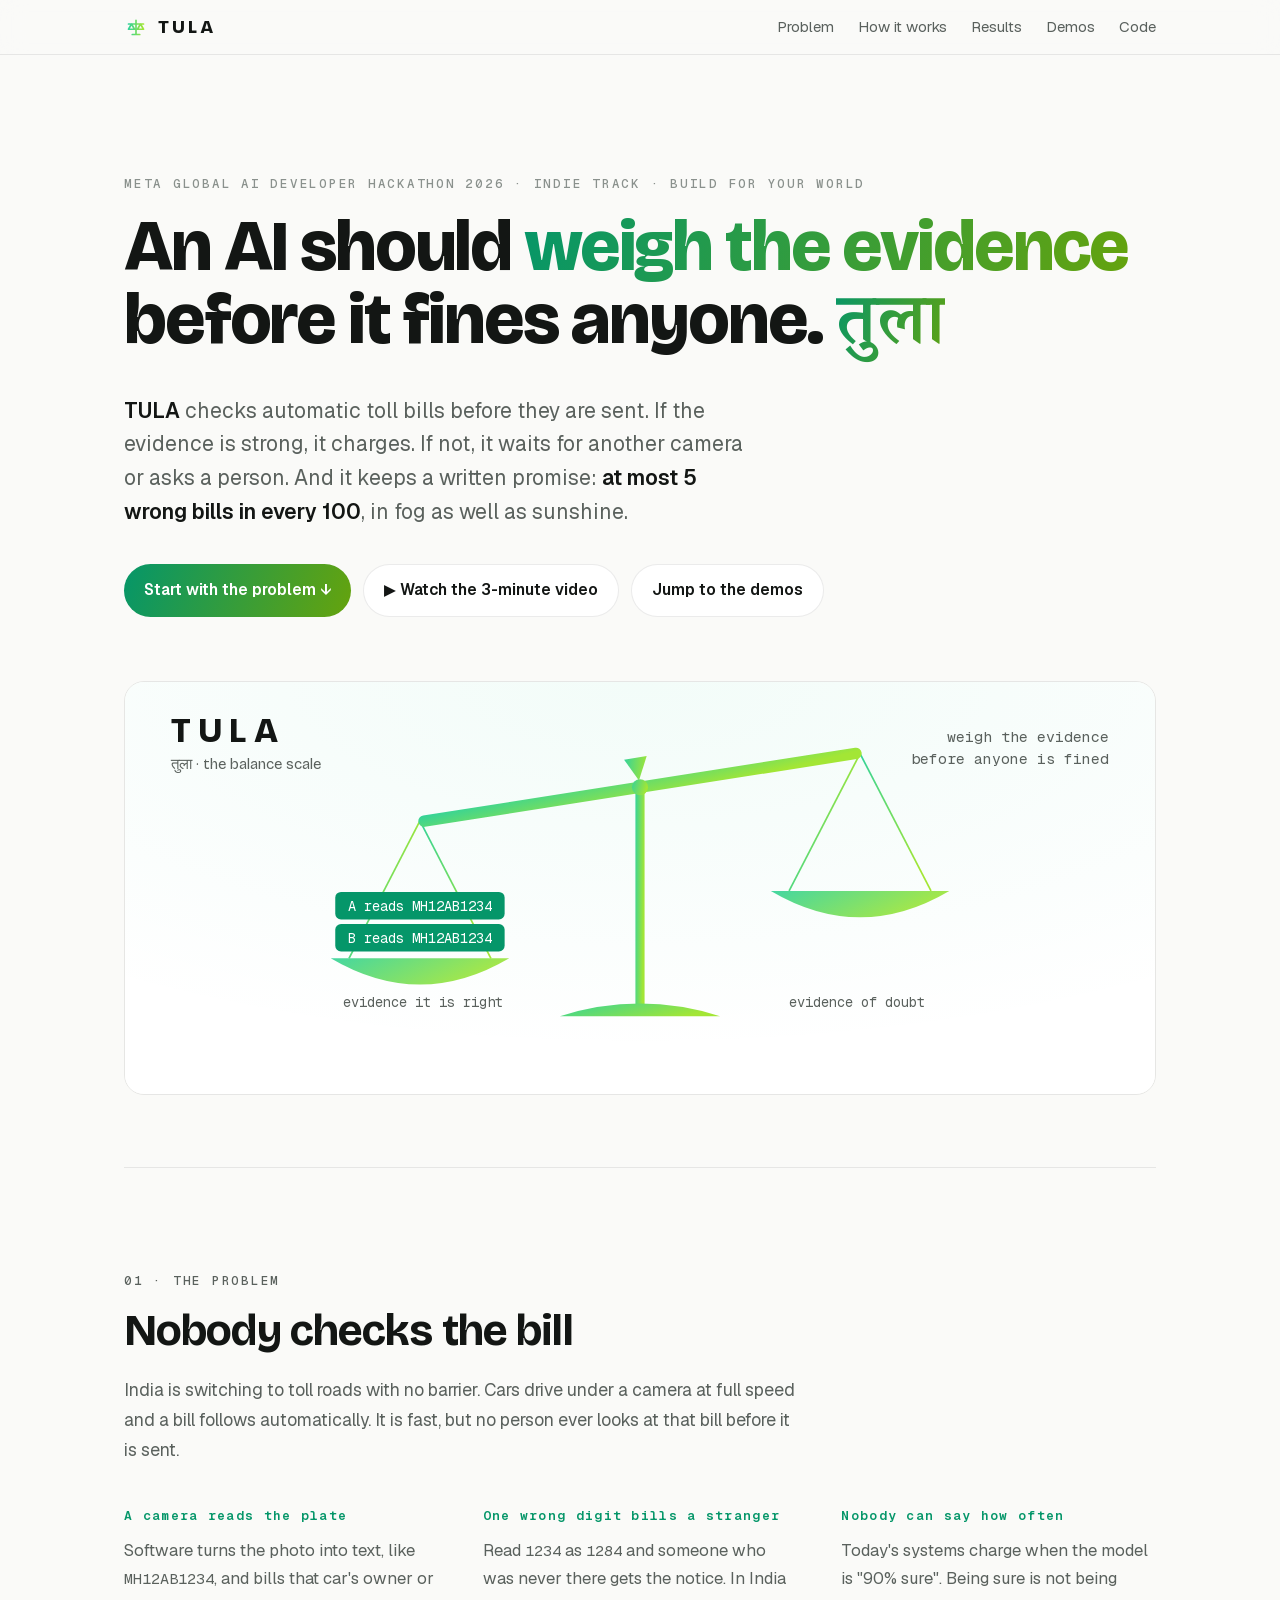
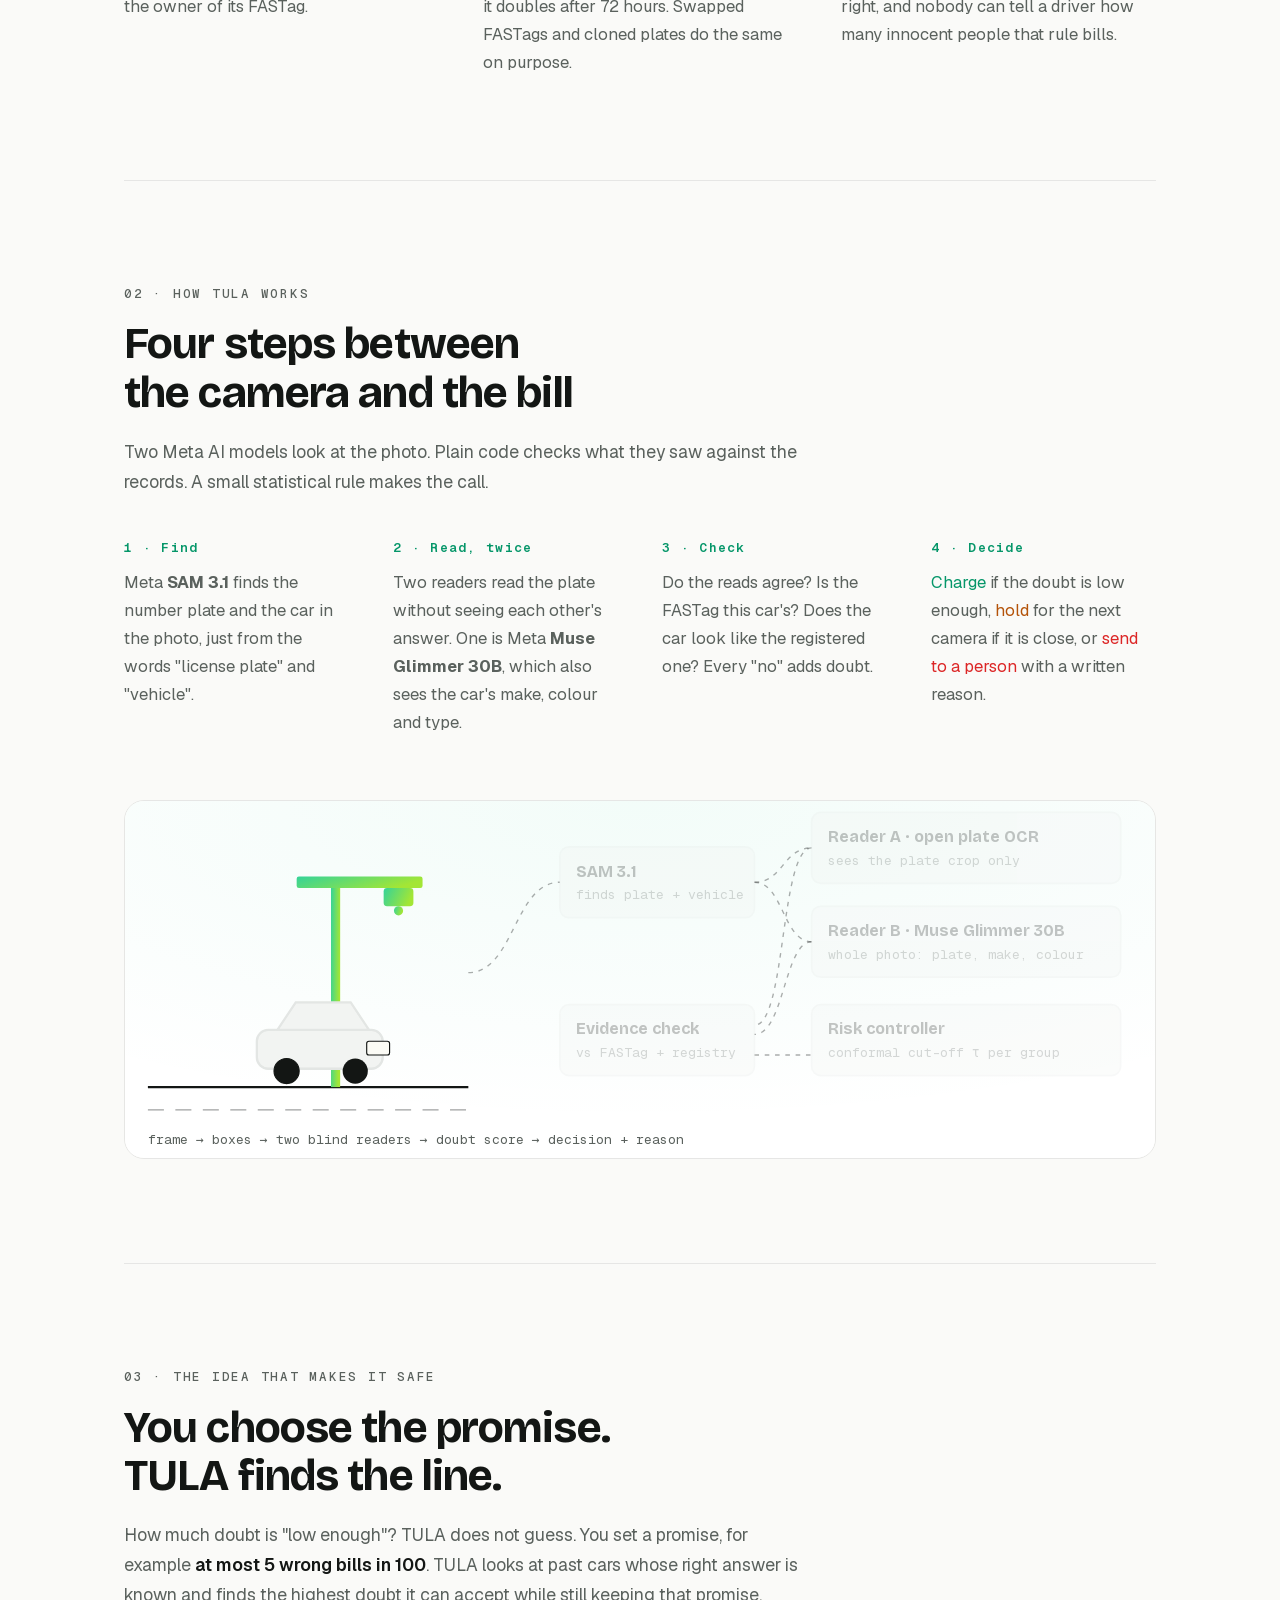
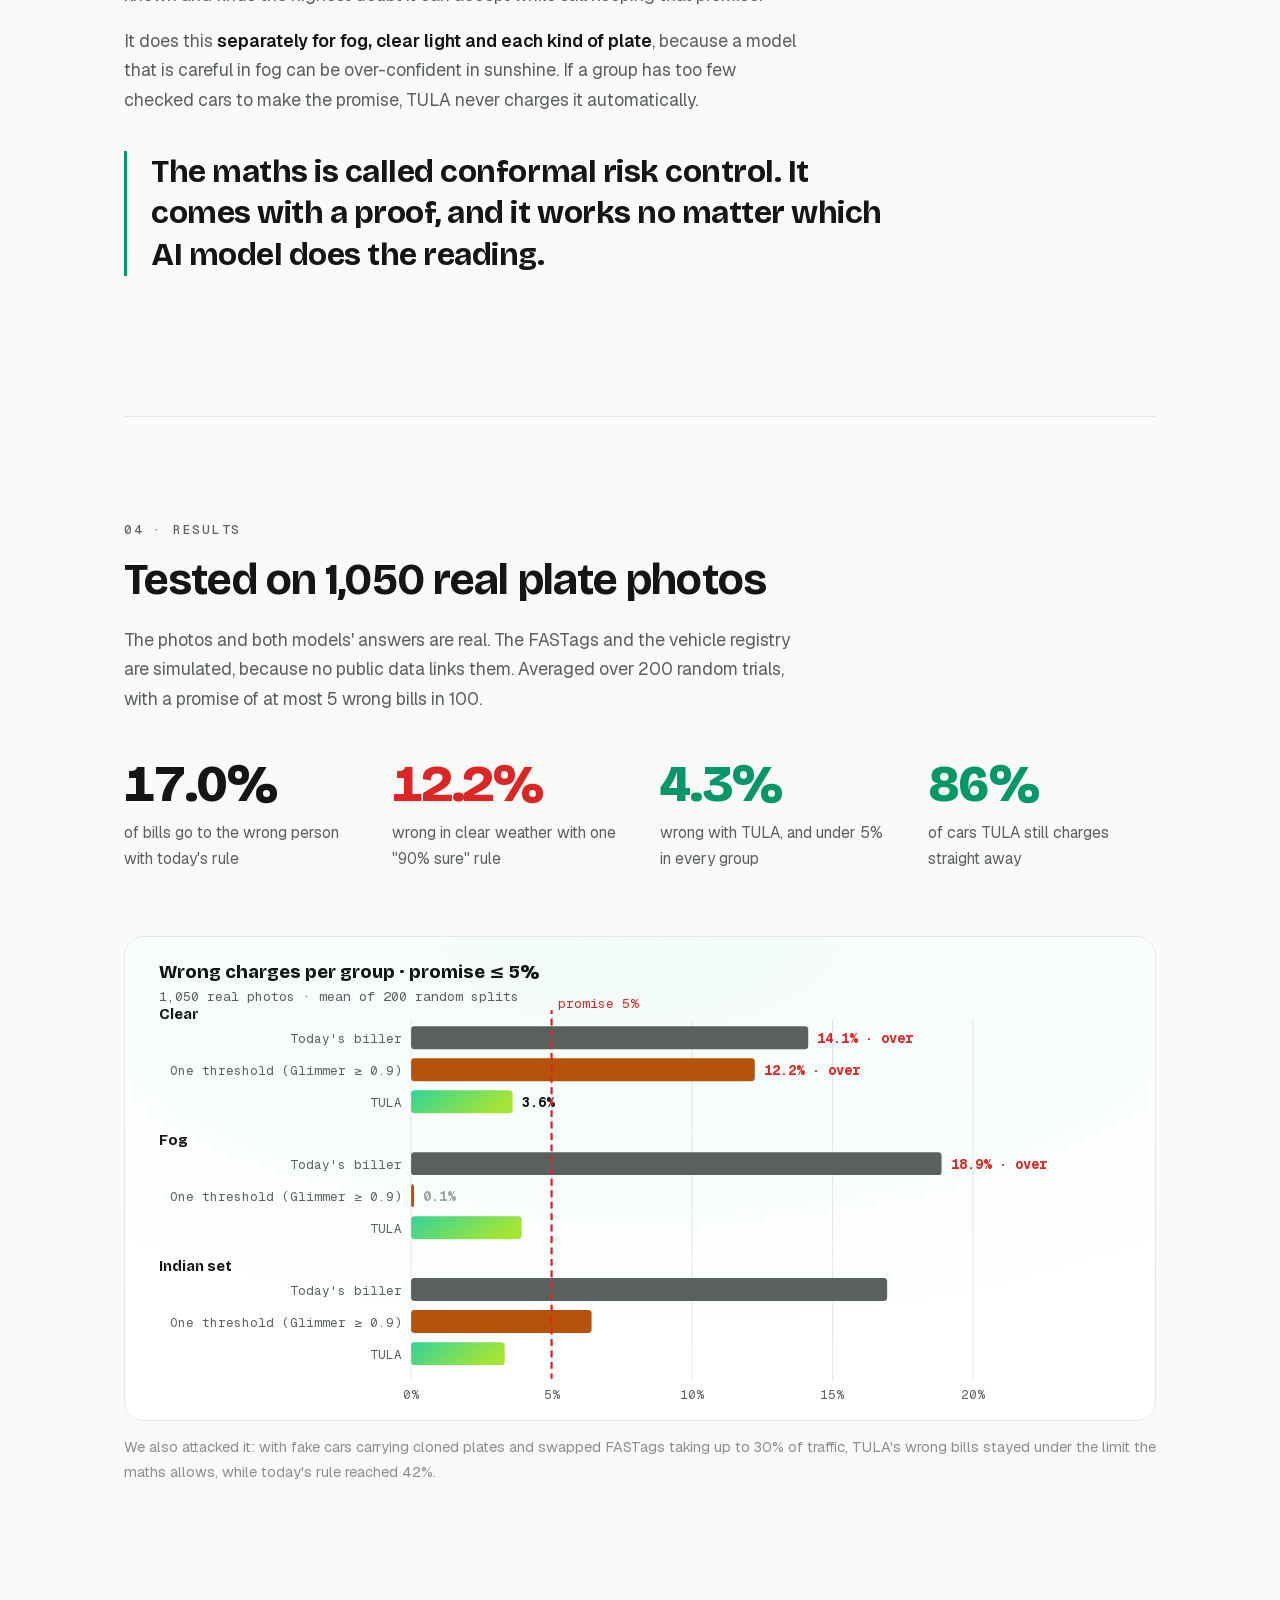
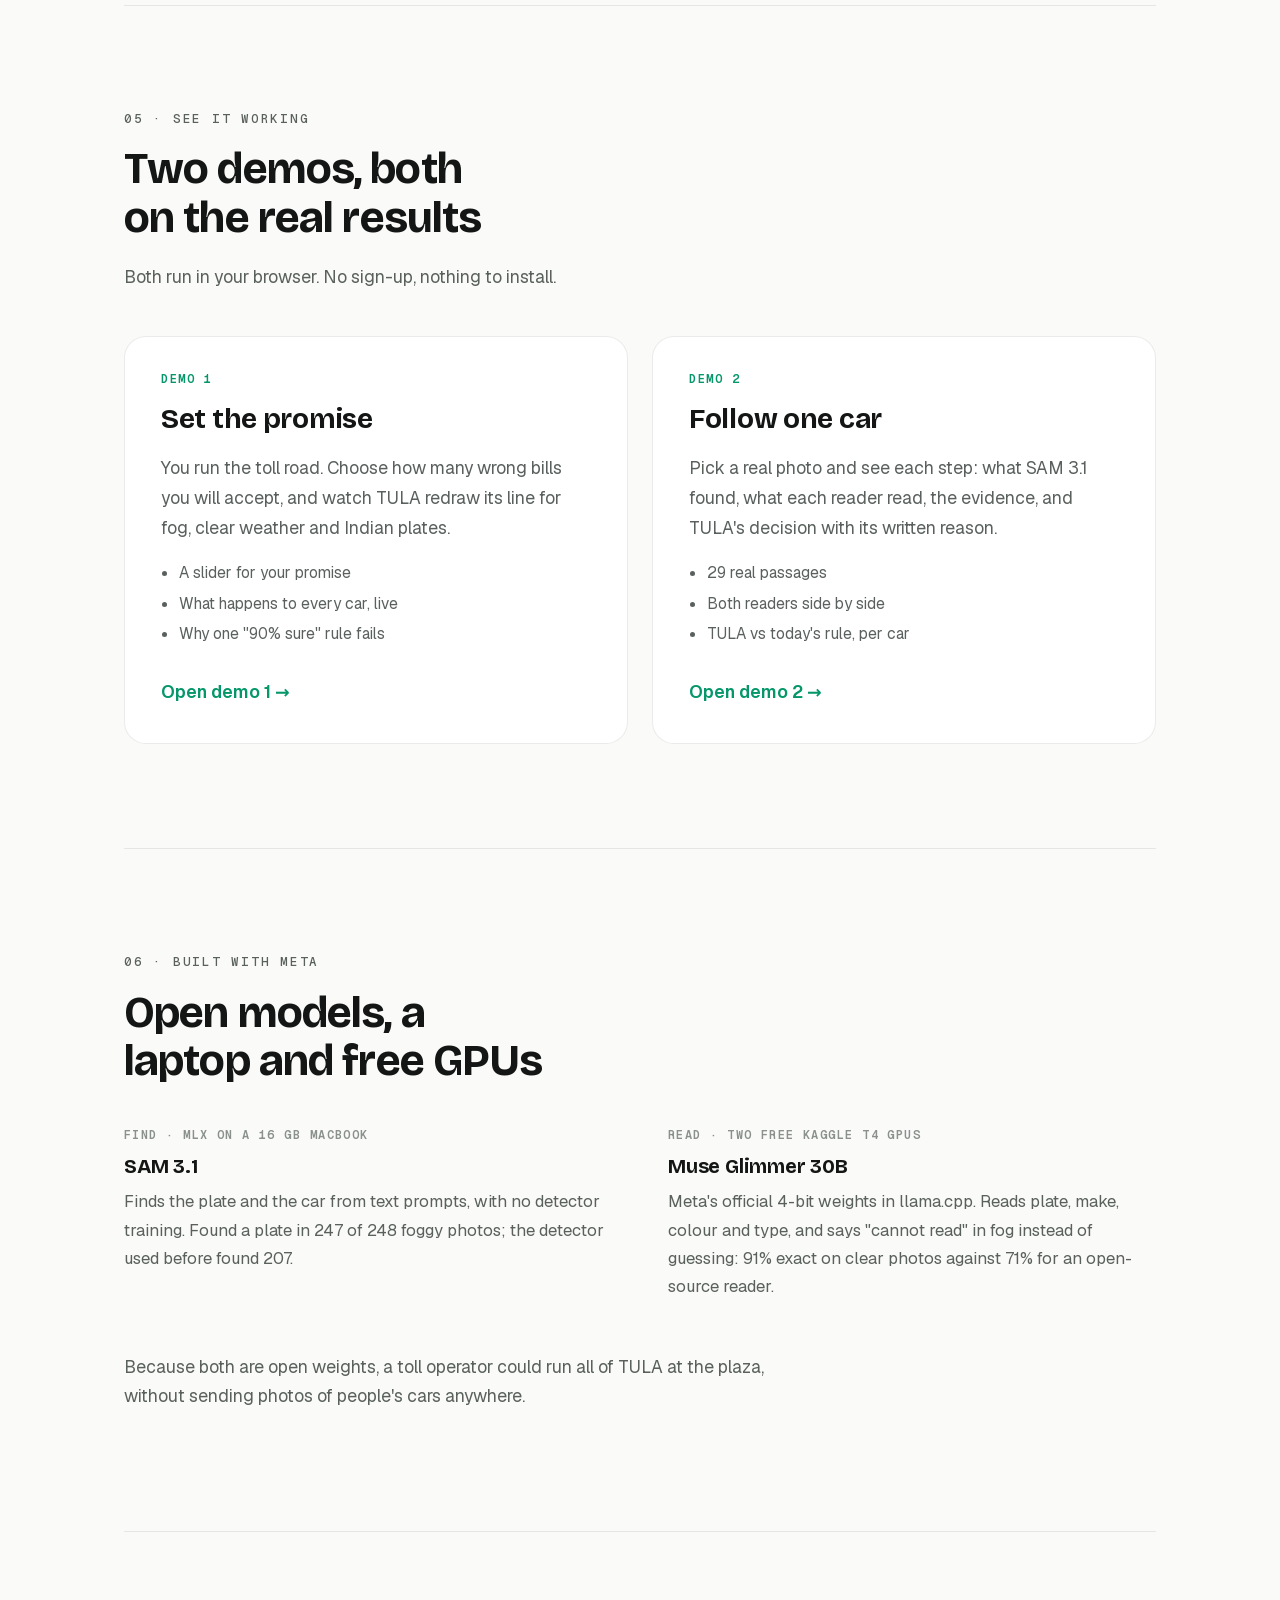
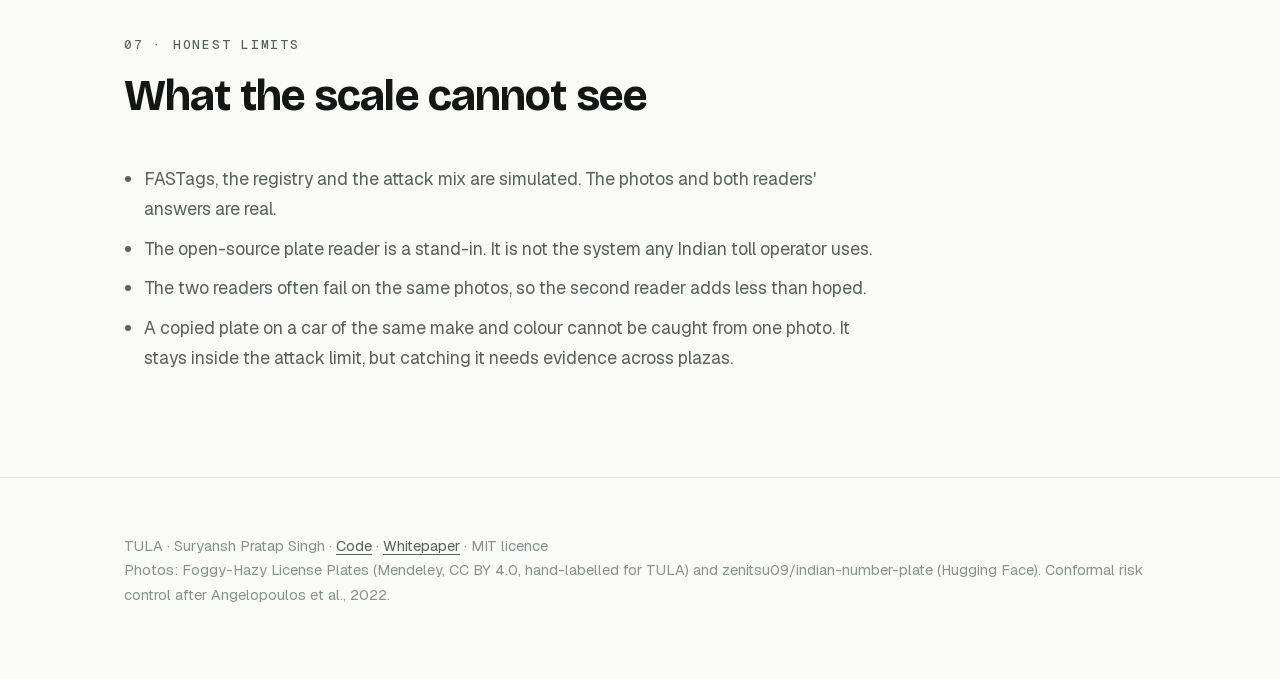
<file: docs/index.html>
<!doctype html>
<html lang="en">
<head>
<meta charset="utf-8">
<meta name="viewport" content="width=device-width, initial-scale=1, viewport-fit=cover">
<title>TULA · weigh the evidence</title>
<meta name="description" content="TULA checks automatic toll bills before they are sent, using Meta SAM 3.1 and Muse Glimmer 30B, and keeps a written promise on how many go to the wrong person.">
<meta name="theme-color" content="#0d0f0e">
<link rel="icon" href="data:image/svg+xml,%3Csvg xmlns='http://www.w3.org/2000/svg' viewBox='0 0 64 64'%3E%3Cdefs%3E%3ClinearGradient id='g' x1='0' x2='1'%3E%3Cstop offset='0' stop-color='%2334d399'/%3E%3Cstop offset='1' stop-color='%23a3e635'/%3E%3C/linearGradient%3E%3C/defs%3E%3Crect width='64' height='64' rx='14' fill='%230d0f0e'/%3E%3Cpath d='M12 24h40M32 14v38M20 24l-8 14h16zM44 24l-8 14h16z' stroke='url(%23g)' stroke-width='4' fill='none' stroke-linejoin='round'/%3E%3C/svg%3E">
<link rel="preload" href="assets/fonts/bricolage-grotesque.woff2" as="font" type="font/woff2" crossorigin>
<link rel="preload" href="assets/fonts/geist.woff2" as="font" type="font/woff2" crossorigin>
<link rel="stylesheet" href="assets/site.css">
</head>
<body>
<div class="bar"><div class="wrap">
  <a class="logo" href="./" aria-label="TULA home"><svg viewBox="0 0 64 64" aria-hidden="true"><defs><linearGradient id="lg" x1="0" x2="1"><stop offset="0" stop-color="#34d399"/><stop offset="1" stop-color="#a3e635"/></linearGradient></defs><path d="M12 24h40M32 14v38M20 24l-8 14h16zM44 24l-8 14h16zM22 52h20" stroke="url(#lg)" stroke-width="4.5" fill="none" stroke-linejoin="round" stroke-linecap="round"/></svg>TULA</a>
  <nav aria-label="Pages">
    <a href="#problem">Problem</a><a href="#how">How it works</a><a href="#results">Results</a><a href="#demos">Demos</a>
    <a href="https://github.com/CopyNinja07-07/tula">Code</a>
  </nav>
</div></div>

<main class="wrap">
  <header class="hero">
    <p class="kicker">Meta Global AI Developer Hackathon 2026 · Indie track · Build for Your World</p>
    <h1>An AI should <span class="brand">weigh the evidence</span><br>before it fines anyone. <span class="deva brand">तुला</span></h1>
    <p class="lede"><strong>TULA</strong> checks automatic toll bills before they are sent. If the evidence is strong, it charges. If not, it waits for another camera or asks a person. And it keeps a written promise: <strong>at most 5 wrong bills in every 100</strong>, in fog as well as sunshine.</p>
    <div class="cta">
      <a class="btn primary" href="#problem">Start with the problem ↓</a>
      <a class="btn" href="https://youtu.be/q64mBXlkEQk">▶ Watch the 3-minute video</a>
      <a class="btn" href="#demos">Jump to the demos</a>
    </div>
    <div class="art"><img src="assets/scale.svg" alt="Animated balance scale: agreeing plate reads tip it to charge, a contradicting FASTag tips it to review, fog leaves it level and the passage is held" width="900" height="360"></div>
  </header>

  <section id="problem" class="reveal">
    <div class="section-head prose">
      <p class="kicker">01 · The problem</p>
      <h2>Nobody checks the bill</h2>
      <p>India is switching to toll roads with no barrier. Cars drive under a camera at full speed and a bill follows automatically. It is fast, but no person ever looks at that bill before it is sent.</p>
    </div>
    <div class="points">
      <div><span class="n">A camera reads the plate</span><p>Software turns the photo into text, like <span class="mono">MH12AB1234</span>, and bills that car's owner or the owner of its FASTag.</p></div>
      <div><span class="n">One wrong digit bills a stranger</span><p>Read <span class="mono">1234</span> as <span class="mono">1284</span> and someone who was never there gets the notice. In India it doubles after 72 hours. Swapped FASTags and cloned plates do the same on purpose.</p></div>
      <div><span class="n">Nobody can say how often</span><p>Today's systems charge when the model is "90% sure". Being sure is not being right, and nobody can tell a driver how many innocent people that rule bills.</p></div>
    </div>
  </section>

  <section id="how" class="reveal">
    <div class="section-head prose">
      <p class="kicker">02 · How TULA works</p>
      <h2>Four steps between the camera and the bill</h2>
      <p>Two Meta AI models look at the photo. Plain code checks what they saw against the records. A small statistical rule makes the call.</p>
    </div>
    <div class="points">
      <div><span class="n">1 · Find</span><p>Meta <strong>SAM 3.1</strong> finds the number plate and the car in the photo, just from the words "license plate" and "vehicle".</p></div>
      <div><span class="n">2 · Read, twice</span><p>Two readers read the plate without seeing each other's answer. One is Meta <strong>Muse Glimmer 30B</strong>, which also sees the car's make, colour and type.</p></div>
      <div><span class="n">3 · Check</span><p>Do the reads agree? Is the FASTag this car's? Does the car look like the registered one? Every "no" adds doubt.</p></div>
      <div><span class="n">4 · Decide</span><p><span style="color:var(--charge)">Charge</span> if the doubt is low enough, <span style="color:var(--hold)">hold</span> for the next camera if it is close, or <span style="color:var(--review)">send to a person</span> with a written reason.</p></div>
    </div>
    <div class="art"><img src="assets/pipeline.svg" alt="Animated pipeline: a car passes the gantry, SAM 3.1 boxes the plate, two readers read it, the evidence check and the controller produce charge, hold or review" width="900" height="312"></div>
  </section>

  <section id="idea" class="reveal">
    <div class="prose">
      <p class="kicker">03 · The idea that makes it safe</p>
      <h2>You choose the promise. TULA finds the line.</h2>
      <p>How much doubt is "low enough"? TULA does not guess. You set a promise, for example <strong>at most 5 wrong bills in 100</strong>. TULA looks at past cars whose right answer is known and finds the highest doubt it can accept while still keeping that promise.</p>
      <p>It does this <strong>separately for fog, clear light and each kind of plate</strong>, because a model that is careful in fog can be over-confident in sunshine. If a group has too few checked cars to make the promise, TULA never charges it automatically.</p>
    </div>
    <p class="pull">The maths is called conformal risk control. It comes with a proof, and it works no matter which AI model does the reading.</p>
  </section>

  <section id="results" class="reveal">
    <div class="section-head prose">
      <p class="kicker">04 · Results</p>
      <h2>Tested on 1,050 real plate photos</h2>
      <p>The photos and both models' answers are real. The FASTags and the vehicle registry are simulated, because no public data links them. Averaged over 200 random trials, with a promise of at most 5 wrong bills in 100.</p>
    </div>
    <div class="stats-row">
      <div class="stat"><b>17.0%</b><span>of bills go to the wrong person with today's rule</span></div>
      <div class="stat"><b class="bad">12.2%</b><span>wrong in clear weather with one "90% sure" rule</span></div>
      <div class="stat"><b class="good">4.3%</b><span>wrong with TULA, and under 5% in every group</span></div>
      <div class="stat"><b class="good">86%</b><span>of cars TULA still charges straight away</span></div>
    </div>
    <div class="art"><img src="assets/verdict.svg" alt="Bar chart of wrong charges per group: today's biller 14 to 19 percent, one threshold 12.2 percent in clear and 7.0 percent on the Indian set, TULA 3.6 to 4.6 percent" width="900" height="422"></div>
    <p class="caption">We also attacked it: with fake cars carrying cloned plates and swapped FASTags taking up to 30% of traffic, TULA's wrong bills stayed under the limit the maths allows, while today's rule reached 42%.</p>
  </section>

  <section id="demos" class="reveal">
    <div class="section-head prose">
      <p class="kicker">05 · See it working</p>
      <h2>Two demos, both on the real results</h2>
      <p>Both run in your browser. No sign-up, nothing to install.</p>
    </div>
    <div class="demos">
      <a class="demo-card" href="try/">
        <span class="tag">Demo 1</span>
        <h3>Set the promise</h3>
        <p>You run the toll road. Choose how many wrong bills you will accept, and watch TULA redraw its line for fog, clear weather and Indian plates.</p>
        <ul><li>A slider for your promise</li><li>What happens to every car, live</li><li>Why one "90% sure" rule fails</li></ul>
        <span class="go">Open demo 1 →</span>
      </a>
      <a class="demo-card" href="demo/">
        <span class="tag">Demo 2</span>
        <h3>Follow one car</h3>
        <p>Pick a real photo and see each step: what SAM 3.1 found, what each reader read, the evidence, and TULA's decision with its written reason.</p>
        <ul><li>29 real passages</li><li>Both readers side by side</li><li>TULA vs today's rule, per car</li></ul>
        <span class="go">Open demo 2 →</span>
      </a>
    </div>
  </section>

  <section id="meta" class="reveal">
    <div class="section-head prose">
      <p class="kicker">06 · Built with Meta</p>
      <h2>Open models, a laptop and free GPUs</h2>
    </div>
    <div class="cols">
      <div><span class="tag">Find · MLX on a 16 GB MacBook</span><h3>SAM 3.1</h3><p>Finds the plate and the car from text prompts, with no detector training. Found a plate in 247 of 248 foggy photos; the detector used before found 207.</p></div>
      <div><span class="tag">Read · two free Kaggle T4 GPUs</span><h3>Muse Glimmer 30B</h3><p>Meta's official 4-bit weights in llama.cpp. Reads plate, make, colour and type, and says "cannot read" in fog instead of guessing: 91% exact on clear photos against 71% for an open-source reader.</p></div>
    </div>
    <p class="prose" style="margin-top:36px;color:var(--muted)">Because both are open weights, a toll operator could run all of TULA at the plaza, without sending photos of people's cars anywhere.</p>
  </section>

  <section id="limits" class="reveal">
    <div class="section-head prose">
      <p class="kicker">07 · Honest limits</p>
      <h2>What the scale cannot see</h2>
    </div>
    <ul class="limits">
      <li>FASTags, the registry and the attack mix are simulated. The photos and both readers' answers are real.</li>
      <li>The open-source plate reader is a stand-in. It is not the system any Indian toll operator uses.</li>
      <li>The two readers often fail on the same photos, so the second reader adds less than hoped.</li>
      <li>A copied plate on a car of the same make and colour cannot be caught from one photo. It stays inside the attack limit, but catching it needs evidence across plazas.</li>
    </ul>
  </section>
</main>

<footer><div class="wrap">
  TULA · Suryansh Pratap Singh · <a href="https://github.com/CopyNinja07-07/tula">Code</a> · <a href="https://github.com/CopyNinja07-07/tula/blob/main/docs/WHITEPAPER.md">Whitepaper</a> · MIT licence<br>
  Photos: Foggy-Hazy License Plates (Mendeley, CC BY 4.0, hand-labelled for TULA) and zenitsu09/indian-number-plate (Hugging Face). Conformal risk control after Angelopoulos et al., 2022.
</div></footer>

<script>
(() => {
  const io = new IntersectionObserver((es) => es.forEach((e) => { if (e.isIntersecting) { e.target.classList.add("in"); io.unobserve(e.target); } }), { threshold: 0.08 });
  document.querySelectorAll(".reveal").forEach((el) => io.observe(el));
  // old links to #lab / #try now live on their own page
  if (["#lab", "#try"].includes(location.hash)) location.replace("try/");
})();
</script>
</body>
</html>
</file>
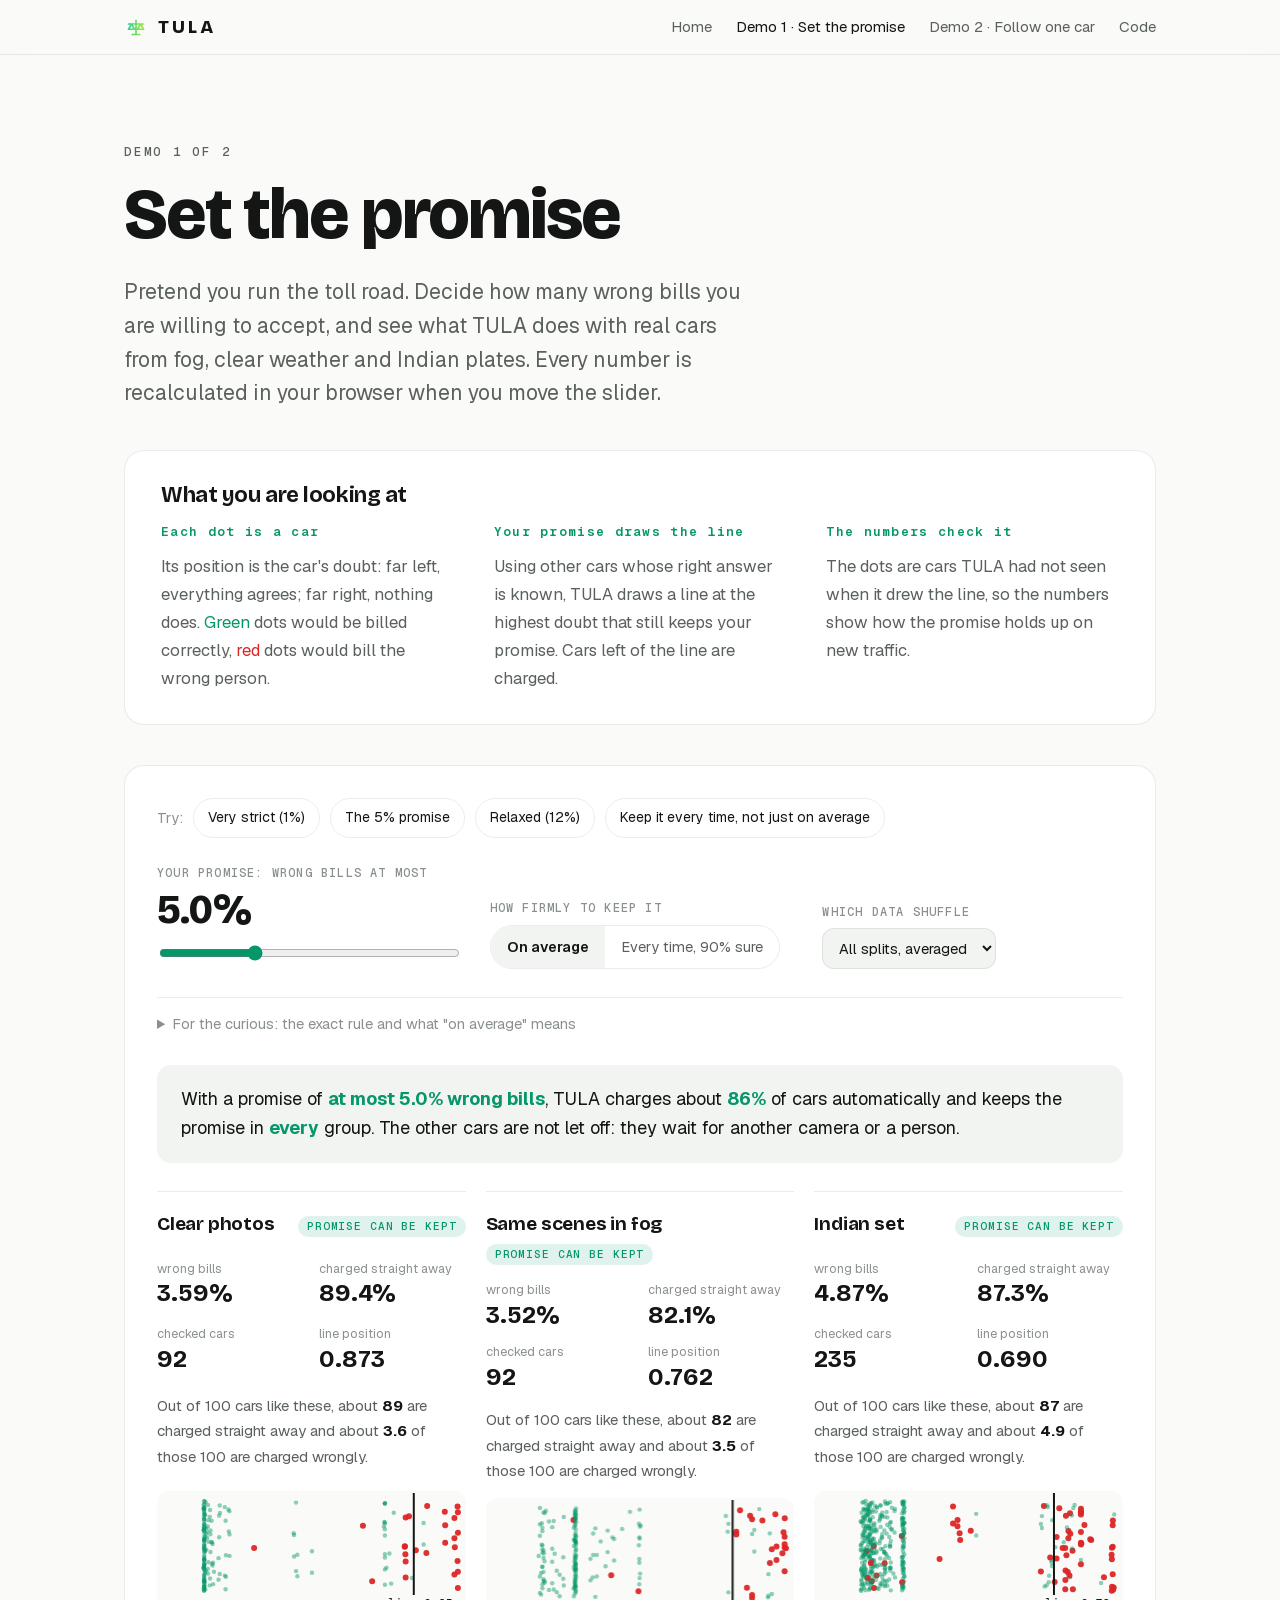
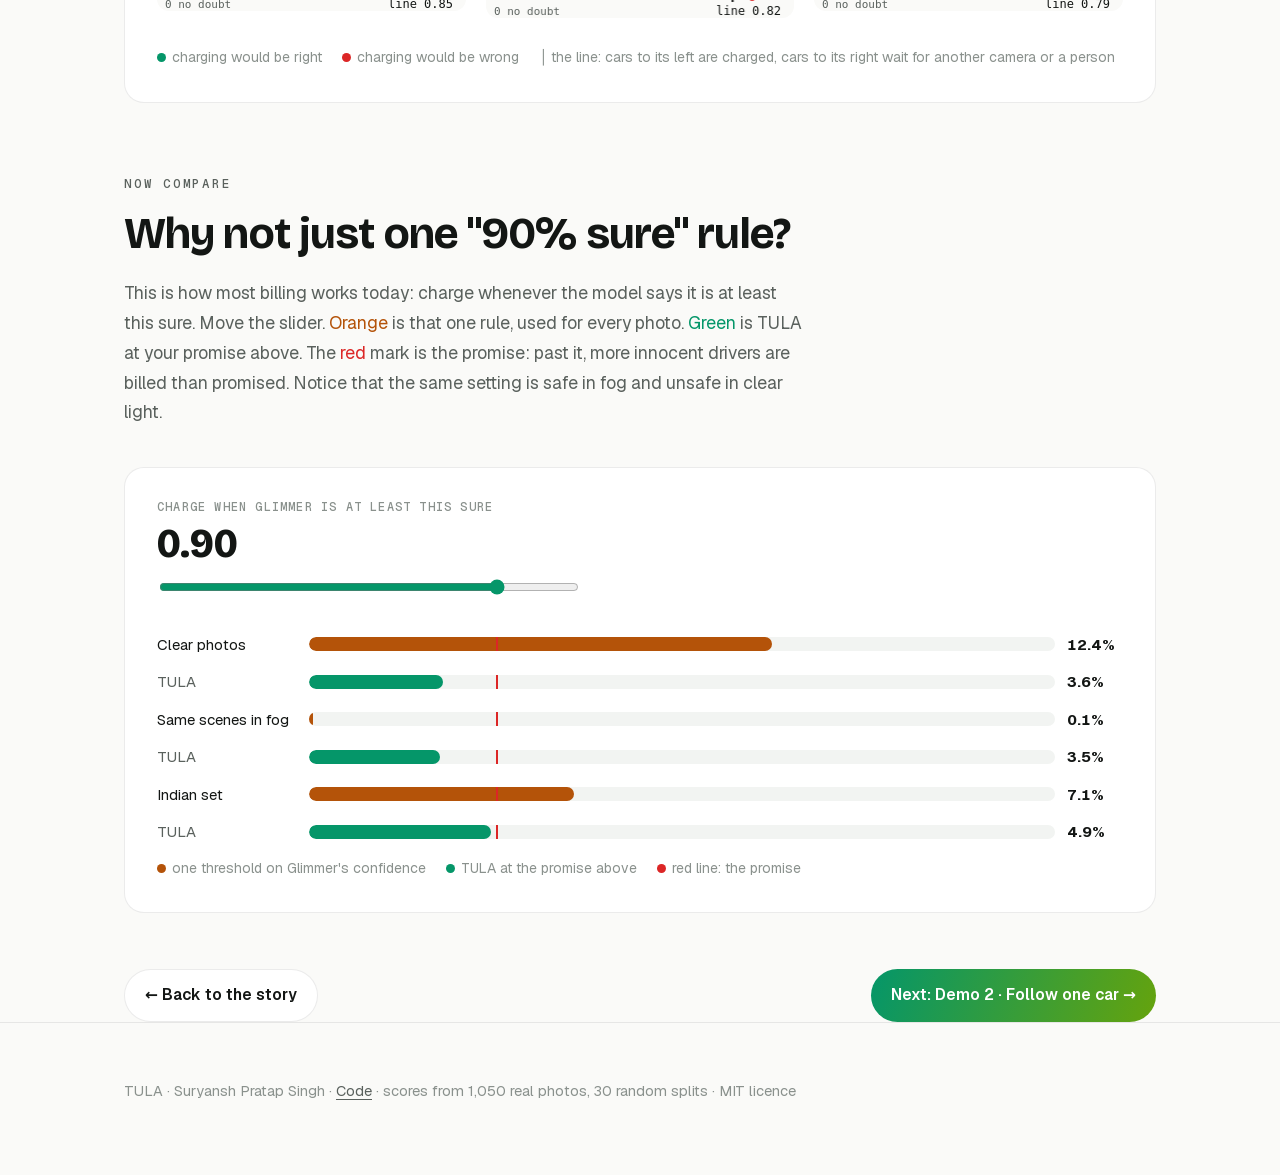
<file: docs/try/index.html>
<!doctype html>
<html lang="en">
<head>
<meta charset="utf-8">
<meta name="viewport" content="width=device-width, initial-scale=1, viewport-fit=cover">
<title>TULA · Demo 1: set the promise</title>
<meta name="description" content="Interactive demo: choose how many wrong toll bills you accept and watch TULA redraw its decision line for each kind of photo, live on real results.">
<meta name="theme-color" content="#0d0f0e">
<link rel="preload" href="../assets/fonts/bricolage-grotesque.woff2" as="font" type="font/woff2" crossorigin>
<link rel="preload" href="../assets/fonts/geist.woff2" as="font" type="font/woff2" crossorigin>
<link rel="stylesheet" href="../assets/site.css">
<style>
header.page { padding-block: 88px 0; }
.lab { background: var(--surface); border: 1px solid var(--line); border-radius: 20px; padding: 32px; display: grid; gap: 28px; margin-top: 40px; }
.lab > * { min-width: 0; }
.controls { display: grid; grid-template-columns: repeat(auto-fit, minmax(230px, 1fr)); gap: 24px 32px; align-items: end; }
.ctl label { display: block; font: 500 12px/1.3 var(--mono); letter-spacing: 0.1em; text-transform: uppercase; color: var(--faint); margin-bottom: 8px; }
.ctl output { font: 800 40px/1 var(--display); display: block; margin-bottom: 10px; font-variant-numeric: tabular-nums; letter-spacing: -0.02em; }
input[type=range] { width: 100%; accent-color: var(--accent); }
.seg { display: inline-flex; border: 1px solid var(--line); border-radius: 999px; overflow: hidden; }
.seg button { font: inherit; font-size: 14.5px; padding: 9px 16px; border: 0; background: transparent; color: var(--muted); cursor: pointer; }
.seg button[aria-pressed="true"] { background: var(--surface-2); color: var(--ink); font-weight: 600; }
select { font: inherit; font-size: 14.5px; padding: 9px 12px; border-radius: 12px; border: 1px solid var(--line); background: var(--surface-2); color: var(--ink); }
.try { display: flex; flex-wrap: wrap; align-items: center; gap: 10px; font-size: 14.5px; color: var(--faint); }
.try button { font: inherit; font-size: 14px; padding: 7px 14px; border-radius: 999px; border: 1px solid var(--line); background: transparent; color: var(--ink); cursor: pointer; }
.try button:hover { border-color: var(--accent); }
.summary { margin: 0; font-size: 18px; line-height: 1.6; padding: 20px 24px; border-radius: 14px; background: var(--surface-2); }
.summary b { color: var(--accent); }
.groups { display: grid; grid-template-columns: repeat(auto-fit, minmax(280px, 1fr)); gap: 20px; }
.g { border-top: 1px solid var(--line); padding-top: 20px; display: grid; gap: 14px; min-width: 0; }
.g h3 { margin: 0; font-size: 19px; display: flex; justify-content: space-between; gap: 8px; align-items: baseline; flex-wrap: wrap; }
.badge { font: 500 11px/1 var(--mono); letter-spacing: 0.08em; text-transform: uppercase; padding: 5px 9px; border-radius: 999px; white-space: nowrap; }
.badge.ok { color: var(--charge); background: color-mix(in srgb, var(--charge) 12%, transparent); }
.badge.no { color: var(--review); background: color-mix(in srgb, var(--review) 12%, transparent); }
.stats { display: grid; grid-template-columns: 1fr 1fr; gap: 10px 16px; font-variant-numeric: tabular-nums; }
.stats div span { display: block; color: var(--faint); font-size: 12.5px; }
.stats div b { font: 700 24px/1.2 var(--display); }
.plain-line { margin: 0; font-size: 15px; color: var(--muted); }
.plain-line b { color: var(--ink); }
canvas { width: 100%; height: 120px; display: block; border-radius: 12px; background: var(--bg); }
.legend { display: flex; flex-wrap: wrap; gap: 8px 20px; font-size: 14px; color: var(--faint); }
.dot { display: inline-block; width: 9px; height: 9px; border-radius: 50%; margin-right: 6px; }
.curious { border-top: 1px solid var(--line); padding-top: 14px; }
.curious summary { cursor: pointer; color: var(--faint); font-size: 14.5px; }
.formula { font: 14px/1.7 var(--mono); padding: 14px 16px; border-radius: 12px; background: var(--surface-2); overflow-x: auto; margin-top: 14px; }
.note { margin: 12px 0 0; font-size: 14.5px; color: var(--muted); }
.versus { display: grid; gap: 12px; }
.vrow { display: grid; grid-template-columns: minmax(70px, 140px) minmax(0, 1fr) 56px; gap: 12px; align-items: center; font-size: 15px; font-variant-numeric: tabular-nums; }
.track { position: relative; height: 14px; background: var(--surface-2); border-radius: 999px; overflow: hidden; }
.track i { position: absolute; left: 0; top: 0; bottom: 0; border-radius: 999px; transition: width .4s cubic-bezier(.2,.8,.2,1); }
.track .promise { position: absolute; top: 0; bottom: 0; width: 2px; background: var(--review); transition: left .35s; }
.next { display: flex; justify-content: space-between; gap: 16px; flex-wrap: wrap; margin-top: 56px; }
@media (prefers-reduced-motion: reduce) { .track i, .track .promise { transition: none; } }
</style>
</head>
<body>
<div class="bar"><div class="wrap">
  <a class="logo" href="../" aria-label="TULA home"><svg viewBox="0 0 64 64" aria-hidden="true"><defs><linearGradient id="lg" x1="0" x2="1"><stop offset="0" stop-color="#34d399"/><stop offset="1" stop-color="#a3e635"/></linearGradient></defs><path d="M12 24h40M32 14v38M20 24l-8 14h16zM44 24l-8 14h16zM22 52h20" stroke="url(#lg)" stroke-width="4.5" fill="none" stroke-linejoin="round" stroke-linecap="round"/></svg>TULA</a>
  <nav aria-label="Pages"><a href="../">Home</a><a href="./" aria-current="page">Demo 1 · Set the promise</a><a href="../demo/">Demo 2 · Follow one car</a><a href="https://github.com/CopyNinja07-07/tula">Code</a></nav>
</div></div>

<main class="wrap">
  <header class="page prose">
    <p class="kicker">Demo 1 of 2</p>
    <h1>Set the promise</h1>
    <p class="lede">Pretend you run the toll road. Decide how many wrong bills you are willing to accept, and see what TULA does with real cars from fog, clear weather and Indian plates. Every number is recalculated in your browser when you move the slider.</p>
  </header>

  <div class="guide">
    <h2>What you are looking at</h2>
    <div class="points">
      <div><span class="n">Each dot is a car</span><p>Its position is the car's doubt: far left, everything agrees; far right, nothing does. <span style="color:var(--charge)">Green</span> dots would be billed correctly, <span style="color:var(--review)">red</span> dots would bill the wrong person.</p></div>
      <div><span class="n">Your promise draws the line</span><p>Using other cars whose right answer is known, TULA draws a line at the highest doubt that still keeps your promise. Cars left of the line are charged.</p></div>
      <div><span class="n">The numbers check it</span><p>The dots are cars TULA had not seen when it drew the line, so the numbers show how the promise holds up on new traffic.</p></div>
    </div>
  </div>

  <div class="lab">
      <div class="try" role="group" aria-label="Try a setting"><span>Try:</span>
        <button type="button" data-a="1">Very strict (1%)</button>
        <button type="button" data-a="5">The 5% promise</button>
        <button type="button" data-a="12">Relaxed (12%)</button>
        <button type="button" data-hp="1">Keep it every time, not just on average</button>
      </div>
      <div class="controls">
        <div class="ctl"><label for="alpha">Your promise: wrong bills at most</label><output id="alpha-out">5.0%</output>
          <input id="alpha" type="range" min="0.5" max="15" step="0.5" value="5" aria-describedby="alpha-help"></div>
        <div class="ctl"><label id="mode-l">How firmly to keep it</label>
          <div class="seg" role="group" aria-labelledby="mode-l">
            <button type="button" data-mode="avg" aria-pressed="true">On average</button>
            <button type="button" data-mode="hp" aria-pressed="false">Every time, 90% sure</button>
          </div></div>
        <div class="ctl"><label for="split">Which data shuffle</label>
          <select id="split"><option value="all">All splits, averaged</option></select></div>
      </div>
      <details class="curious"><summary>For the curious: the exact rule and what "on average" means</summary>
        <div class="formula" id="alpha-help" aria-label="The rule each group's cut-off follows">τ<sub>g</sub> = the largest score with &nbsp;(wrong charges in group g's calibration set at or below τ<sub>g</sub> + 1) / (n<sub>g</sub> + 1) ≤ α</div>
        <p class="note">"On average" means over many calibration sets: one split on its own can land a little above the promise, and the average over splits stays under it. "90% confidence" uses a Clopper-Pearson bound instead, so each split stays under the promise with probability at least 90%, at the cost of charging less.</p>
      </details>
      <p class="summary" id="summary" aria-live="polite"></p>
      <div class="groups" id="groups"></div>
      <div class="legend"><span><i class="dot" style="background:var(--charge)"></i>charging would be right</span><span><i class="dot" style="background:var(--review)"></i>charging would be wrong</span><span>│ the line: cars to its left are charged, cars to its right wait for another camera or a person</span></div>
    </div>

  <section style="border:0;padding-block:72px 0">
    <div class="prose">
      <p class="kicker">Now compare</p>
      <h2 id="h-vs">Why not just one "90% sure" rule?</h2>
      <p style="color:var(--muted)">This is how most billing works today: charge whenever the model says it is at least this sure. Move the slider. <span style="color:var(--hold)">Orange</span> is that one rule, used for every photo. <span style="color:var(--charge)">Green</span> is TULA at your promise above. The <span style="color:var(--review)">red</span> mark is the promise: past it, more innocent drivers are billed than promised. Notice that the same setting is safe in fog and unsafe in clear light.</p>
    </div>
    <div class="lab">
      <div class="ctl" style="max-width:420px"><label for="thr">Charge when Glimmer is at least this sure</label><output id="thr-out">0.90</output>
        <input id="thr" type="range" min="0.5" max="0.99" step="0.01" value="0.9"></div>
      
      <div class="versus" id="versus"></div>
    </div>

    <div class="next"><a class="btn" href="../">← Back to the story</a><a class="btn primary" href="../demo/">Next: Demo 2 · Follow one car →</a></div>
  </section>
</main>
<footer><div class="wrap">TULA · Suryansh Pratap Singh · <a href="https://github.com/CopyNinja07-07/tula">Code</a> · scores from 1,050 real photos, 30 random splits · MIT licence</div></footer>
<script src="../lab_data.js?v=30"></script>
<script>
(() => {
  const L = window.TULA_LAB; if (!L) return;
  const NAMES = { clear: "Clear photos", foggy: "Same scenes in fog", indian: "Indian set" };
  const $ = (s) => document.querySelector(s);
  const css = (v) => getComputedStyle(document.documentElement).getPropertyValue(v).trim();
  let mode = "avg";

  // ---- the controller, line for line from src/tula/crc.py ----
  function binomUcb(k, n, delta) {
    if (k >= n) return 1;
    const cdf = (p) => { let term = Math.pow(1 - p, n), total = term;
      for (let i = 0; i < k; i++) { term *= (n - i) / (i + 1) * p / (1 - p); total += term; } return total; };
    let lo = k / n, hi = 1;
    for (let i = 0; i < 60; i++) { const mid = (lo + hi) / 2; if (cdf(mid) >= delta) lo = mid; else hi = mid; }
    return lo;
  }
  function maxErrorsUcb(n, alpha, delta) { let k = -1; while (k + 1 <= n && binomUcb(k + 1, n, delta) <= alpha) k++; return k; }
  function crcThreshold(scores, wrong, alpha, delta) {
    const n = scores.length; let budget;
    if (delta == null) { if (n === 0 || 1 / (n + 1) > alpha) return null; budget = alpha * (n + 1) - 1; }
    else { budget = n ? maxErrorsUcb(n, alpha, delta) : -1; if (budget < 0) return null; }
    const idx = scores.map((s, i) => i).sort((a, b) => scores[a] - scores[b]);
    let best = -Infinity, errors = 0, i = 0;
    while (i < n) { let j = i; const s = scores[idx[i]];
      while (j < n && scores[idx[j]] === s) { errors += wrong[idx[j]]; j++; }
      if (errors > budget) break; best = s; i = j; }
    return best;
  }

  function byGroup(part, g) { const out = { s: [], w: [], bc: [], bw: [] };
    part.g.forEach((gi, i) => { if (gi !== g) return; out.s.push(part.s[i]); out.w.push(part.w[i]);
      if (part.bc) { out.bc.push(part.bc[i]); out.bw.push(part.bw[i]); } }); return out; }

  function evaluate(alpha, delta, splits) {
    return L.groups.map((name, g) => {
      let wrong = 0, charged = 0, n = 0, taus = [], cert = 0, ncal = 0, plot = null;
      splits.forEach((sp, k) => {
        const cal = byGroup(sp.cal, g), test = byGroup(sp.test, g);
        const tau = crcThreshold(cal.s, cal.w, alpha, delta);
        const ok = tau !== null && tau > -Infinity; if (ok) cert++;
        ncal += cal.s.length; taus.push(ok ? tau : null);
        test.s.forEach((s, i) => { n++; if (ok && s <= tau) { charged++; wrong += test.w[i]; } });
        if (k === 0) plot = { test, tau: ok ? tau : null };
      });
      return { name, wrong: wrong / n, auto: charged / n, cert, nsplits: splits.length, ncal: ncal / splits.length,
               tau: taus.filter((t) => t !== null), plot };
    });
  }

  function draw(canvas, test, tau) {
    const dpr = window.devicePixelRatio || 1, w = canvas.clientWidth, h = canvas.clientHeight;
    canvas.width = w * dpr; canvas.height = h * dpr; const c = canvas.getContext("2d"); c.scale(dpr, dpr);
    c.clearRect(0, 0, w, h);
    const pad = 8, X = (s) => pad + s * (w - 2 * pad);
    // deterministic jitter so the picture is stable between redraws
    test.s.forEach((s, i) => { const y = 10 + ((i * 2654435761) % 1000) / 1000 * (h - 30);
      c.fillStyle = test.w[i] ? css("--review") : css("--charge"); c.globalAlpha = test.w[i] ? 0.95 : 0.45;
      c.beginPath(); c.arc(X(s), y, test.w[i] ? 3 : 2.2, 0, 7); c.fill(); });
    c.globalAlpha = 1;
    if (tau !== null) { c.strokeStyle = css("--ink"); c.lineWidth = 2; c.beginPath(); c.moveTo(X(tau), 2); c.lineTo(X(tau), h - 16); c.stroke();
      c.fillStyle = css("--ink"); c.font = "12px " + css("--mono"); c.fillText("line " + tau.toFixed(2), Math.min(X(tau) + 5, w - 78), h - 3); }
    c.fillStyle = css("--muted"); c.font = "11px " + css("--mono"); c.fillText("0 no doubt", pad, h - 3);
    if (tau === null) c.fillText("too little data: nothing charged automatically", Math.max(pad, w / 2 - 100), h / 2);
  }

  function render() {
    const alpha = +$("#alpha").value / 100, sel = $("#split").value;
    $("#alpha-out").textContent = (alpha * 100).toFixed(1) + "%";
    const splits = sel === "all" ? L.splits : [L.splits[+sel]];
    const res = evaluate(alpha, mode === "hp" ? 0.1 : null, splits);
    $("#groups").innerHTML = res.map((r, i) => `
      <div class="g"><h3>${NAMES[r.name]} <span class="badge ${r.cert === r.nsplits ? "ok" : "no"}">${r.cert === r.nsplits ? "promise can be kept" : r.cert ? `promise kept in ${r.cert} of ${r.nsplits} shuffles` : "too little data: no auto-charge"}</span></h3>
        <div class="stats">
          <div><span>wrong bills</span><b class="${r.wrong > alpha ? "over" : ""}">${(r.wrong * 100).toFixed(2)}%</b></div>
          <div><span>charged straight away</span><b>${(r.auto * 100).toFixed(1)}%</b></div>
          <div><span>checked cars</span><b>${Math.round(r.ncal)}</b></div>
          <div><span>line position</span><b>${r.tau.length ? (r.tau.reduce((a, b) => a + b, 0) / r.tau.length).toFixed(3) : "none"}</b></div>
        </div>
        <p class="plain-line">${r.cert === 0 ? "Too few checked cars to make this promise, so nothing in this group is charged automatically." : `Out of 100 cars like these, about <b>${Math.round(r.auto * 100)}</b> are charged straight away and about <b>${(r.wrong * 100).toFixed(1)}</b> of those 100 are charged wrongly.`}</p>
        <canvas id="cv${i}" role="img" aria-label="Test passages of ${NAMES[r.name]} by doubt score, with the cut-off"></canvas>
      </div>`).join("");
    res.forEach((r, i) => draw(document.getElementById("cv" + i), r.plot.test, r.plot.tau));
    const kept = res.every((r) => r.wrong <= alpha), auto = res.reduce((a, r) => a + r.auto, 0) / res.length;
    $("#summary").innerHTML = `With a promise of <b>at most ${(alpha * 100).toFixed(1)}% wrong bills</b>${mode === "hp" ? " (kept with 90% confidence)" : ""}, TULA charges about <b>${Math.round(auto * 100)}%</b> of cars automatically and ${kept ? "keeps the promise in <b>every</b> group" : (sel === "all" ? "lands just over it in one group across these 30 shuffles. The promise is about the long-run average; over 200 shuffles every group stays under 5%" : "goes over in one group on this single shuffle. That can happen: the promise is about the average over many shuffles")}. The other cars are not let off: they wait for another camera or a person.`;
    versus();
  }

  function versus() {
    const thr = +$("#thr").value, alpha = +$("#alpha").value / 100; $("#thr-out").textContent = thr.toFixed(2);
    const sel = $("#split").value, splits = sel === "all" ? L.splits : [L.splits[+sel]];
    const tula = evaluate(alpha, mode === "hp" ? 0.1 : null, splits);
    const max = 0.2;
    $("#versus").innerHTML = L.groups.map((name, g) => {
      let n = 0, wrong = 0; splits.forEach((sp) => { const t = byGroup(sp.test, g);
        t.bc.forEach((b, i) => { n++; if (b >= thr) wrong += t.bw[i]; }); });
      const one = wrong / n, tw = tula[g].wrong;
      const bar = (v, col) => `<div class="track"><i style="width:${Math.min(100, v / max * 100)}%;background:${col}"></i><span class="promise" style="left:${alpha / max * 100}%"></span></div>`;
      return `<div class="vrow"><span>${NAMES[name]}</span>${bar(one, "var(--hold)")}<b class="${one > alpha ? "over" : ""}">${(one * 100).toFixed(1)}%</b></div>
              <div class="vrow"><span style="color:var(--muted)">TULA</span>${bar(tw, "var(--charge)")}<b>${(tw * 100).toFixed(1)}%</b></div>`;
    }).join("") + `<div class="legend"><span><i class="dot" style="background:var(--hold)"></i>one threshold on Glimmer's confidence</span><span><i class="dot" style="background:var(--charge)"></i>TULA at the promise above</span><span><i class="dot" style="background:var(--review)"></i>red line: the promise</span></div>`;
  }

  const sel = $("#split"); L.splits.forEach((_, i) => sel.insertAdjacentHTML("beforeend", `<option value="${i}">Split ${i + 1}</option>`));
  document.querySelectorAll(".seg button").forEach((b) => b.addEventListener("click", () => {
    mode = b.dataset.mode; document.querySelectorAll(".seg button").forEach((x) => x.setAttribute("aria-pressed", String(x === b))); render(); }));
  $("#alpha").addEventListener("input", render); sel.addEventListener("change", render); $("#thr").addEventListener("input", versus);
  document.querySelectorAll(".try button").forEach((b) => b.addEventListener("click", () => {
    if (b.dataset.a) { $("#alpha").value = b.dataset.a; }
    if (b.dataset.hp) { const hp = mode !== "hp"; mode = hp ? "hp" : "avg";
      document.querySelectorAll(".seg button").forEach((x) => x.setAttribute("aria-pressed", String(x.dataset.mode === mode))); }
    render(); }));
  let rt; window.addEventListener("resize", () => { clearTimeout(rt); rt = setTimeout(render, 150); });
  render();
})();
</script>
</body>
</html>
</file>
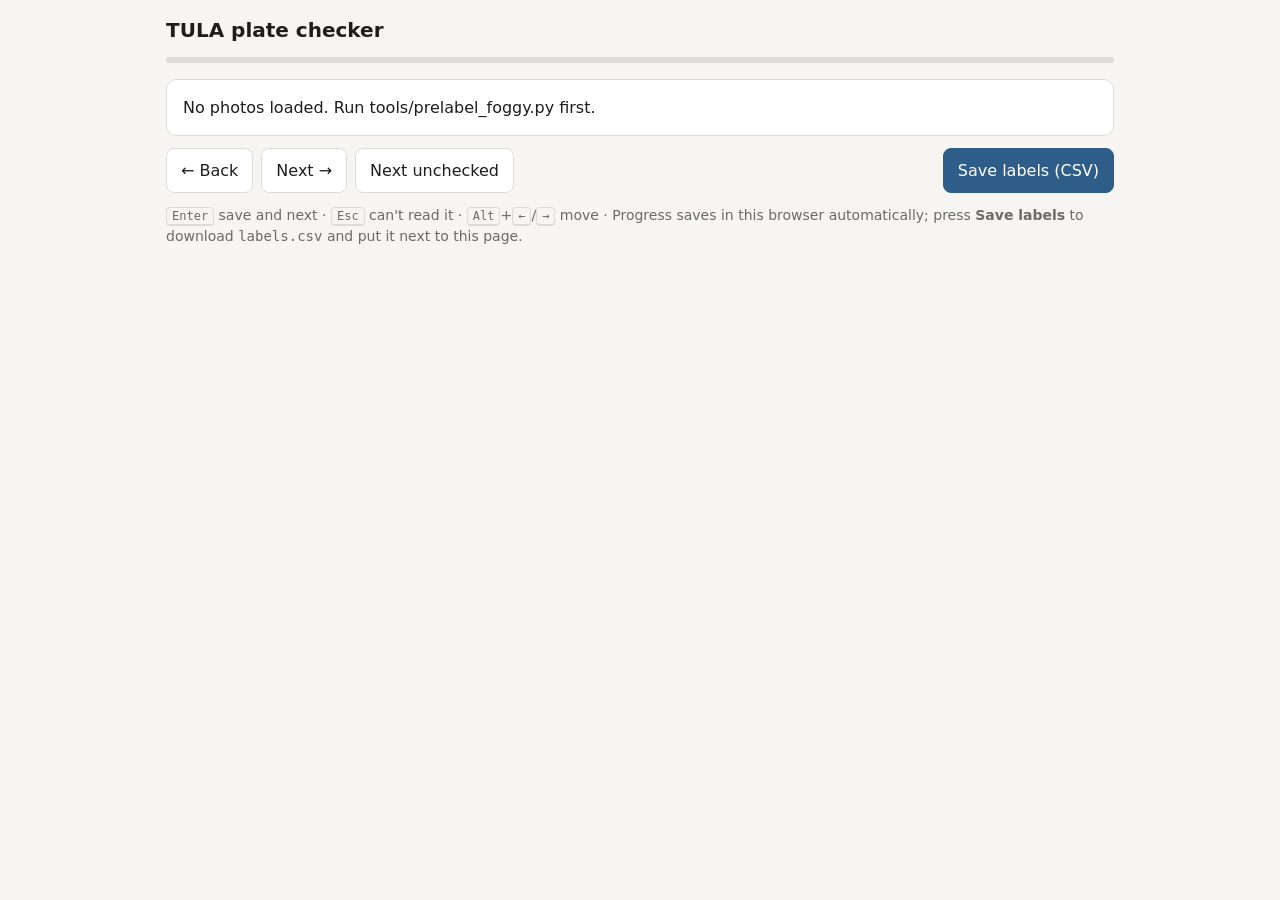
<file: tools/label_page.html>
<!doctype html>
<html lang="en">
<head>
<meta charset="utf-8">
<meta name="viewport" content="width=device-width, initial-scale=1">
<title>TULA plate checker</title>
<style>
  :root { --bg:#f6f5f2; --fg:#1d1d1b; --muted:#6b6a65; --card:#fff; --line:#dedcd6; --accent:#2f5d8a; --ok:#2e7d4f; --warn:#a15c00; }
  @media (prefers-color-scheme: dark) { :root { --bg:#171716; --fg:#ecebe7; --muted:#a3a29c; --card:#222220; --line:#3a3936; --accent:#7fb0e0; --ok:#6cc08f; --warn:#e0a85a; } }
  * { box-sizing: border-box; }
  body { margin:0; font:16px/1.45 -apple-system, system-ui, sans-serif; background:var(--bg); color:var(--fg); }
  main { max-width: 980px; margin: 0 auto; padding: 16px; }
  header { display:flex; flex-wrap:wrap; gap:12px; align-items:baseline; justify-content:space-between; }
  h1 { font-size: 20px; margin: 0; }
  .muted { color: var(--muted); font-size: 14px; }
  .bar { height:6px; background:var(--line); border-radius:3px; overflow:hidden; margin:12px 0 16px; }
  .bar div { height:100%; background:var(--ok); width:0; }
  .card { background:var(--card); border:1px solid var(--line); border-radius:10px; padding:16px; }
  .crop { width:100%; max-height:200px; object-fit:contain; background:#000; border-radius:6px; image-rendering: auto; }
  .photo { width:100%; max-height:420px; object-fit:contain; border-radius:6px; margin-top:12px; }
  .row { display:flex; flex-wrap:wrap; gap:8px; margin-top:12px; align-items:center; }
  input[type=text] { flex:1 1 260px; font:600 26px/1.2 ui-monospace, Menlo, monospace; letter-spacing:2px; padding:10px 12px; border:2px solid var(--line); border-radius:8px; background:var(--bg); color:var(--fg); text-transform:uppercase; }
  input[type=text]:focus { outline:none; border-color:var(--accent); }
  button { font:inherit; padding:10px 14px; border-radius:8px; border:1px solid var(--line); background:var(--card); color:var(--fg); cursor:pointer; }
  button.primary { background:var(--accent); color:#fff; border-color:var(--accent); }
  .keys { margin-top:12px; font-size:14px; color:var(--muted); }
  kbd { font: 12px ui-monospace, Menlo, monospace; border:1px solid var(--line); border-bottom-width:2px; border-radius:4px; padding:1px 5px; }
  .tag { font-size:13px; padding:2px 8px; border-radius:10px; border:1px solid var(--line); }
  .done { color: var(--ok); } .skip { color: var(--warn); }
</style>
</head>
<body>
<main>
  <header>
    <h1>TULA plate checker</h1>
    <span class="muted" id="count"></span>
  </header>
  <div class="bar"><div id="progress"></div></div>
  <div class="card" id="card"></div>
  <div class="row">
    <button onclick="move(-1)">← Back</button>
    <button onclick="move(1)">Next →</button>
    <button onclick="jumpNext()">Next unchecked</button>
    <span style="flex:1"></span>
    <button class="primary" onclick="exportCsv()">Save labels (CSV)</button>
  </div>
  <p class="keys"><kbd>Enter</kbd> save and next · <kbd>Esc</kbd> can't read it · <kbd>Alt</kbd>+<kbd>←</kbd>/<kbd>→</kbd> move · Progress saves in this browser automatically; press <b>Save labels</b> to download <code>labels.csv</code> and put it next to this page.</p>
</main>
<script>
const ROWS = /*ROWS*/[];
const KEY = "tula-foggy-labels-v1";
let labels = {};
try { labels = JSON.parse(localStorage.getItem(KEY) || "{}"); } catch (e) { labels = {}; }
let i = 0;
try { i = Math.min(ROWS.length - 1, parseInt(localStorage.getItem(KEY + "-pos") || "0", 10) || 0); } catch (e) {}

function persist() {
  try { localStorage.setItem(KEY, JSON.stringify(labels)); localStorage.setItem(KEY + "-pos", String(i)); } catch (e) {}
}
function esc(s) { return String(s).replace(/[&<>"]/g, c => ({"&":"&amp;","<":"&lt;",">":"&gt;",'"':"&quot;"}[c])); }

function render() {
  const r = ROWS[i], l = labels[r.id];
  const done = Object.keys(labels).length;
  document.getElementById("count").textContent = `${i + 1} of ${ROWS.length} · ${done} checked`;
  document.getElementById("progress").style.width = (100 * done / ROWS.length) + "%";
  const status = l ? (l.unreadable ? '<span class="tag skip">marked unreadable</span>' : '<span class="tag done">checked</span>') : '';
  const pre = r.pre_read ? `Reader A guessed <b>${esc(r.pre_read)}</b> (confidence ${r.pre_conf})` : "No plate found automatically. Read it from the full photo.";
  document.getElementById("card").innerHTML = `
    <div class="row" style="margin-top:0"><b>Photo ${esc(r.id)}</b> ${status}</div>
    ${r.crop ? `<img class="crop" src="${esc(r.crop)}" alt="plate crop">` : ""}
    <p class="muted">${pre}</p>
    <div class="row">
      <input id="plate" type="text" autocomplete="off" spellcheck="false" value="${esc(l ? (l.plate || "") : (r.pre_read || ""))}" placeholder="e.g. RJ14AB1234">
    </div>
    <img class="photo" src="${esc(r.photo)}" alt="full photo">`;
  const box = document.getElementById("plate");
  box.focus(); box.select();
  persist();
}
function save(unreadable) {
  const v = document.getElementById("plate").value.toUpperCase().replace(/[^A-Z0-9]/g, "");
  labels[ROWS[i].id] = unreadable ? { plate: "", unreadable: true } : { plate: v, unreadable: false };
  move(1);
}
function move(d) { i = Math.max(0, Math.min(ROWS.length - 1, i + d)); render(); }
function jumpNext() {
  for (let k = 1; k <= ROWS.length; k++) { const j = (i + k) % ROWS.length; if (!labels[ROWS[j].id]) { i = j; break; } }
  render();
}
function exportCsv() {
  const lines = ["id,plate,unreadable,pre_read"];
  for (const r of ROWS) { const l = labels[r.id]; if (l) lines.push([r.id, l.plate, l.unreadable, r.pre_read].join(",")); }
  const a = document.createElement("a");
  a.href = URL.createObjectURL(new Blob([lines.join("\n") + "\n"], { type: "text/csv" }));
  a.download = "labels.csv"; a.click();
}
document.addEventListener("keydown", e => {
  if (e.key === "Enter") { e.preventDefault(); save(false); }
  else if (e.key === "Escape") { e.preventDefault(); save(true); }
  else if (e.altKey && e.key === "ArrowRight") move(1);
  else if (e.altKey && e.key === "ArrowLeft") move(-1);
});
if (ROWS.length) render(); else document.getElementById("card").textContent = "No photos loaded. Run tools/prelabel_foggy.py first.";
</script>
</body>
</html>
</file>
<file: docs/assets/site.css>
/* TULA site: calm, spacious, one accent. Shared by the home page and both demos. */
@font-face { font-family: "Bricolage Grotesque"; src: url(fonts/bricolage-grotesque.woff2) format("woff2"); font-weight: 200 800; font-display: swap; }
@font-face { font-family: "Geist"; src: url(fonts/geist.woff2) format("woff2"); font-weight: 100 900; font-display: swap; }
@font-face { font-family: "Geist Mono"; src: url(fonts/geist-mono.woff2) format("woff2"); font-weight: 100 900; font-display: swap; }
@font-face { font-family: "Tula Deva"; src: url(fonts/tula-devanagari.woff2) format("woff2"); font-weight: 600; font-display: swap; }

:root {
  --bg: #0d0f0e; --surface: #151817; --surface-2: #1b1f1d; --ink: #eceeed; --muted: #9ba29e; --faint: #6c736f;
  --line: rgba(255, 255, 255, 0.08);
  --accent: #34d399; --accent-2: #a3e635; --grad: linear-gradient(110deg, #34d399, #a3e635);
  --charge: #34d399; --hold: #f5b94a; --review: #f87171; --on-accent: #06120c;
  --display: "Bricolage Grotesque", "Avenir Next", system-ui, sans-serif;
  --body: "Geist", system-ui, -apple-system, "Segoe UI", sans-serif;
  --mono: "Geist Mono", ui-monospace, "SF Mono", Menlo, monospace;
  --deva: "Tula Deva", "Noto Serif Devanagari", serif;
  color-scheme: dark;
}
@media (prefers-color-scheme: light) { :root:not([data-theme="dark"]) {
  --bg: #fafaf8; --surface: #ffffff; --surface-2: #f2f4f2; --ink: #131614; --muted: #5a615d; --faint: #8a918d;
  --line: rgba(0, 0, 0, 0.08); --accent: #059669; --accent-2: #65a30d; --grad: linear-gradient(110deg, #059669, #65a30d);
  --charge: #059669; --hold: #b45309; --review: #dc2626; --on-accent: #ffffff; color-scheme: light } }
:root[data-theme="light"] {
  --bg: #fafaf8; --surface: #ffffff; --surface-2: #f2f4f2; --ink: #131614; --muted: #5a615d; --faint: #8a918d;
  --line: rgba(0, 0, 0, 0.08); --accent: #059669; --accent-2: #65a30d; --grad: linear-gradient(110deg, #059669, #65a30d);
  --charge: #059669; --hold: #b45309; --review: #dc2626; --on-accent: #ffffff; color-scheme: light }

* { box-sizing: border-box; }
html { scroll-behavior: smooth; scroll-padding-top: 80px; }
body { margin: 0; background: var(--bg); color: var(--ink); font: 17.5px/1.7 var(--body); -webkit-font-smoothing: antialiased; }
a { color: var(--accent); text-underline-offset: 3px; }
img { max-width: 100%; height: auto; display: block; }
.wrap { max-width: 1080px; margin: 0 auto; padding-left: max(24px, env(safe-area-inset-left, 0px)); padding-right: max(24px, env(safe-area-inset-right, 0px)); }
.prose { max-width: 680px; }
.mono { font-family: var(--mono); font-size: 0.92em; }
.accent { color: var(--accent); }
.brand { background: var(--grad); -webkit-background-clip: text; background-clip: text; color: transparent; }

/* top bar */
.bar { position: sticky; top: 0; z-index: 10; background: color-mix(in srgb, var(--bg) 85%, transparent); backdrop-filter: blur(12px); -webkit-backdrop-filter: blur(12px); border-bottom: 1px solid var(--line); }
.bar .wrap { display: flex; flex-wrap: wrap; align-items: center; justify-content: space-between; gap: 8px 28px; padding-block: 14px; }
.logo { display: flex; align-items: center; gap: 10px; font: 800 18px/1 var(--display); letter-spacing: 0.16em; color: var(--ink); text-decoration: none; }
.logo svg { width: 24px; height: 24px; }
.bar nav { display: flex; flex-wrap: wrap; gap: 4px 24px; font-size: 15px; }
.bar nav a { color: var(--muted); text-decoration: none; }
.bar nav a:hover, .bar nav a[aria-current="page"] { color: var(--ink); }

/* type */
.kicker { font: 500 12.5px/1.4 var(--mono); letter-spacing: 0.14em; text-transform: uppercase; color: var(--faint); margin: 0 0 18px; }
h1 { font: 800 clamp(40px, 6.4vw, 72px)/1.02 var(--display); letter-spacing: -0.03em; margin: 0; text-wrap: balance; }
h1 .deva { font-family: var(--deva); font-weight: 600; letter-spacing: 0; }
h2 { font: 700 clamp(30px, 4vw, 44px)/1.1 var(--display); letter-spacing: -0.02em; margin: 0 0 20px; text-wrap: balance; }
h3 { font: 700 20px/1.3 var(--display); margin: 0 0 8px; letter-spacing: -0.01em; }
p { margin: 0 0 16px; }
.lede { font-size: clamp(18px, 2vw, 21px); line-height: 1.6; color: var(--muted); max-width: 640px; margin: 24px 0 0; }
.lede strong, .prose strong { color: var(--ink); font-weight: 600; }
.prose p { color: var(--muted); }

/* layout */
header.hero { padding-block: 120px 72px; }
section { padding-block: 104px; border-top: 1px solid var(--line); }
.section-head { margin-bottom: 44px; }
.cta { display: flex; flex-wrap: wrap; gap: 12px; margin-top: 36px; }
.btn { display: inline-flex; align-items: center; gap: 8px; padding: 12px 20px; border-radius: 999px; border: 1px solid var(--line); background: var(--surface);
       color: var(--ink); text-decoration: none; font-weight: 600; font-size: 15.5px; transition: transform .2s, border-color .2s; }
.btn:hover { transform: translateY(-1px); border-color: color-mix(in srgb, var(--accent) 45%, transparent); }
.btn.primary { background: var(--grad); color: var(--on-accent); border: 0; }
.art { border-radius: 20px; overflow: hidden; border: 1px solid var(--line); margin-top: 64px; }
.art img { width: 100%; }
.caption { font-size: 14.5px; color: var(--faint); margin-top: 14px; }

/* numbered points without boxes */
.points { display: grid; grid-template-columns: repeat(auto-fit, minmax(205px, 1fr)); gap: 40px 44px; margin-top: 8px; }
.points > div { min-width: 0; }
.points .n { font: 600 13px/1 var(--mono); color: var(--accent); letter-spacing: 0.1em; display: block; margin-bottom: 14px; }
.points p { color: var(--muted); font-size: 16.5px; margin: 0; }

/* big numbers */
.stats-row { display: grid; grid-template-columns: repeat(auto-fit, minmax(200px, 1fr)); gap: 36px 40px; }
.stat b { display: block; font: 800 52px/1 var(--display); letter-spacing: -0.03em; font-variant-numeric: tabular-nums; margin-bottom: 10px; }
.stat span { font-size: 15.5px; color: var(--muted); display: block; max-width: 26ch; }
.bad { color: var(--review); }
.good { color: var(--accent); }

/* quote */
.pull { font: 700 clamp(24px, 3vw, 32px)/1.3 var(--display); letter-spacing: -0.015em; margin: 36px 0; padding-left: 24px; border-left: 3px solid var(--accent); max-width: 760px; }

/* the two demos */
.demos { display: grid; grid-template-columns: repeat(auto-fit, minmax(300px, 1fr)); gap: 24px; }
.demo-card { display: flex; flex-direction: column; gap: 12px; padding: 36px; border-radius: 22px; background: var(--surface); border: 1px solid var(--line);
             color: inherit; text-decoration: none; transition: transform .25s, border-color .25s; min-width: 0; }
.demo-card:hover { transform: translateY(-3px); border-color: color-mix(in srgb, var(--accent) 40%, transparent); }
.demo-card .tag { font: 600 12px/1 var(--mono); letter-spacing: 0.14em; text-transform: uppercase; color: var(--accent); }
.demo-card h3 { font-size: 28px; margin: 4px 0 4px; }
.demo-card p { color: var(--muted); margin: 0; }
.demo-card ul { margin: 6px 0 0; padding-left: 18px; color: var(--muted); font-size: 15.5px; display: grid; gap: 4px; }
.demo-card .go { margin-top: auto; padding-top: 18px; font-weight: 600; color: var(--accent); }

/* two columns */
.cols { display: grid; grid-template-columns: repeat(auto-fit, minmax(300px, 1fr)); gap: 40px 56px; }
.cols > div { min-width: 0; }
.cols .tag { font: 600 12px/1 var(--mono); letter-spacing: 0.12em; text-transform: uppercase; color: var(--faint); display: block; margin-bottom: 12px; }
.cols p { color: var(--muted); font-size: 16.5px; }
ul.limits { margin: 0; padding-left: 20px; color: var(--muted); display: grid; gap: 10px; max-width: 760px; }

/* "what you are looking at" box on demo pages */
.guide { background: var(--surface); border: 1px solid var(--line); border-radius: 20px; padding: 32px 36px; margin-top: 40px; }
.guide h2 { font-size: 22px; margin-bottom: 18px; }
.guide .points { gap: 28px 40px; }

footer { padding-block: 56px 72px; color: var(--faint); font-size: 14.5px; border-top: 1px solid var(--line); }
footer a { color: var(--muted); }

.reveal { opacity: 0; transform: translateY(14px); transition: opacity .9s ease, transform .9s cubic-bezier(.2,.8,.2,1); }
.reveal.in { opacity: 1; transform: none; }
:focus-visible { outline: 2px solid var(--accent); outline-offset: 3px; }
@media (max-width: 640px) { header.hero { padding-block: 72px 40px; } section { padding-block: 72px; } .demo-card { padding: 26px; } .guide { padding: 24px; } }
@media (prefers-reduced-motion: reduce) { .reveal { opacity: 1; transform: none; transition: none; } html { scroll-behavior: auto; } }
</file>
